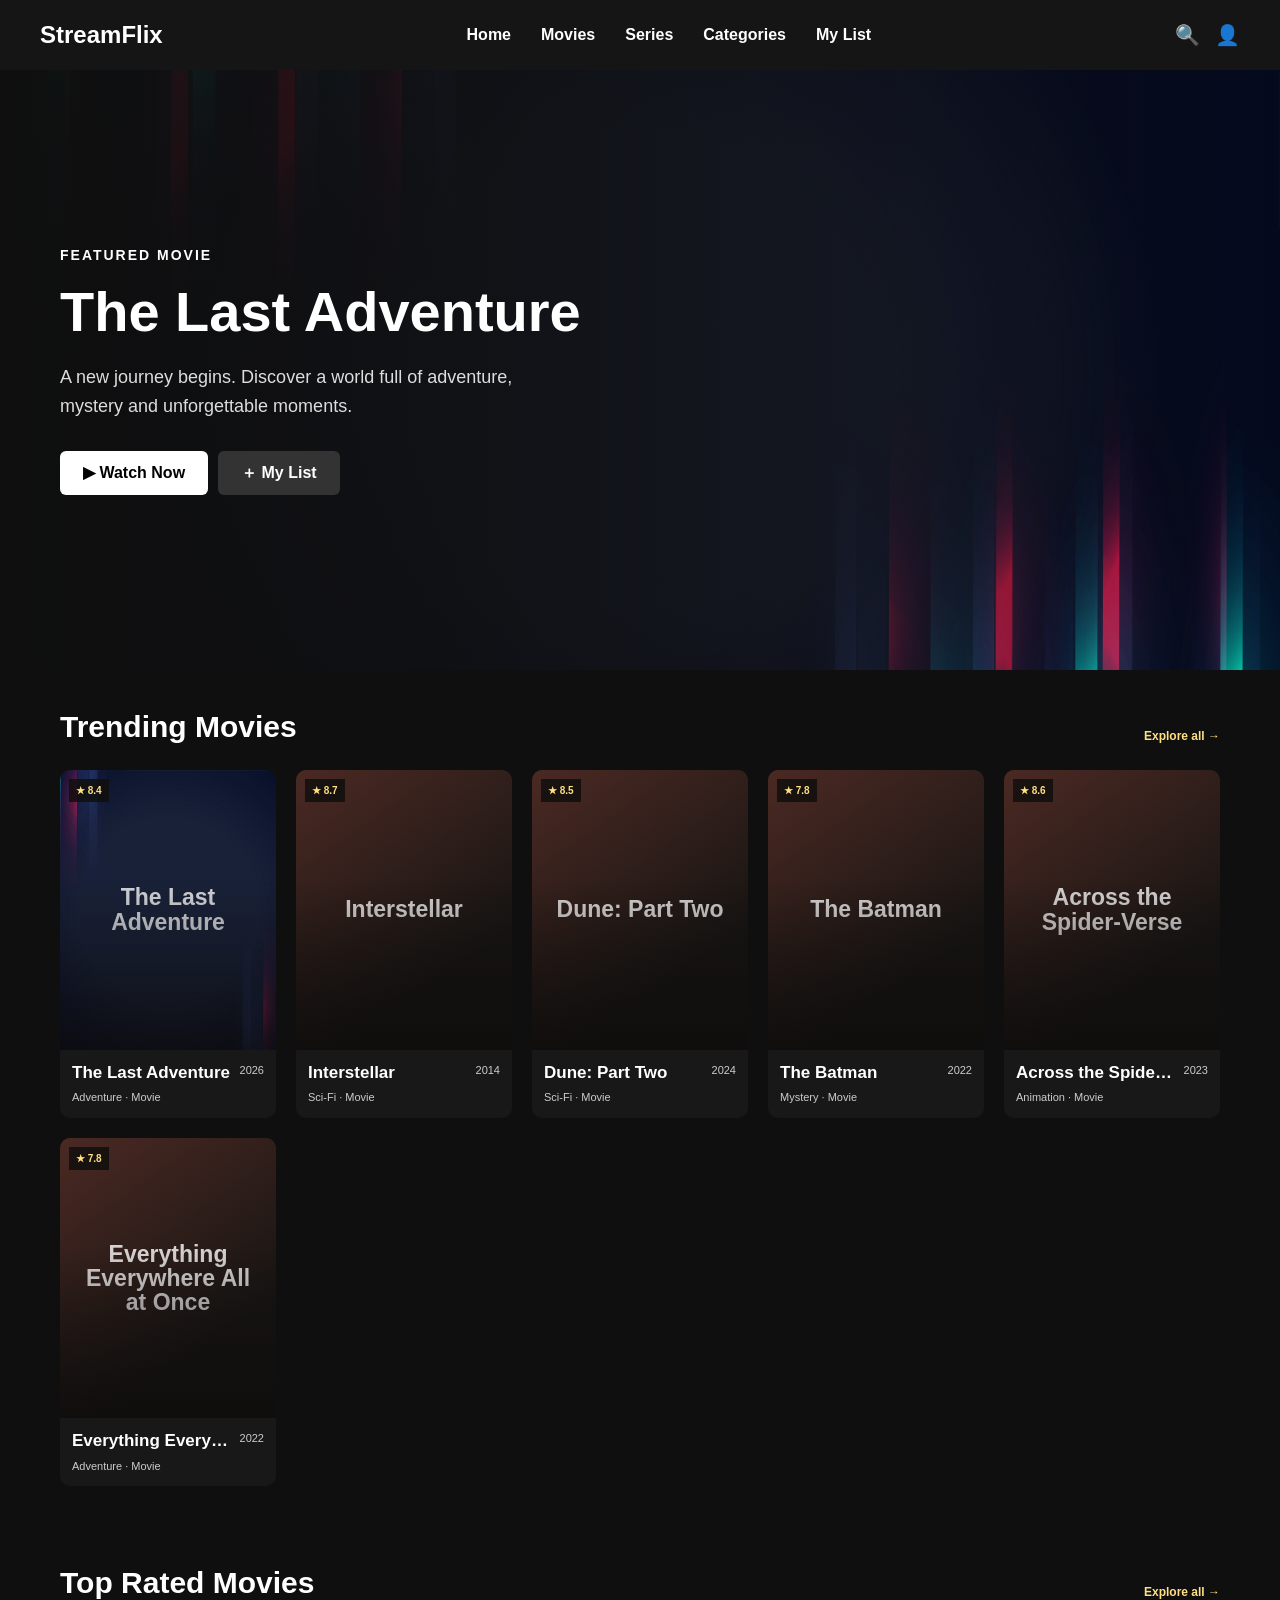
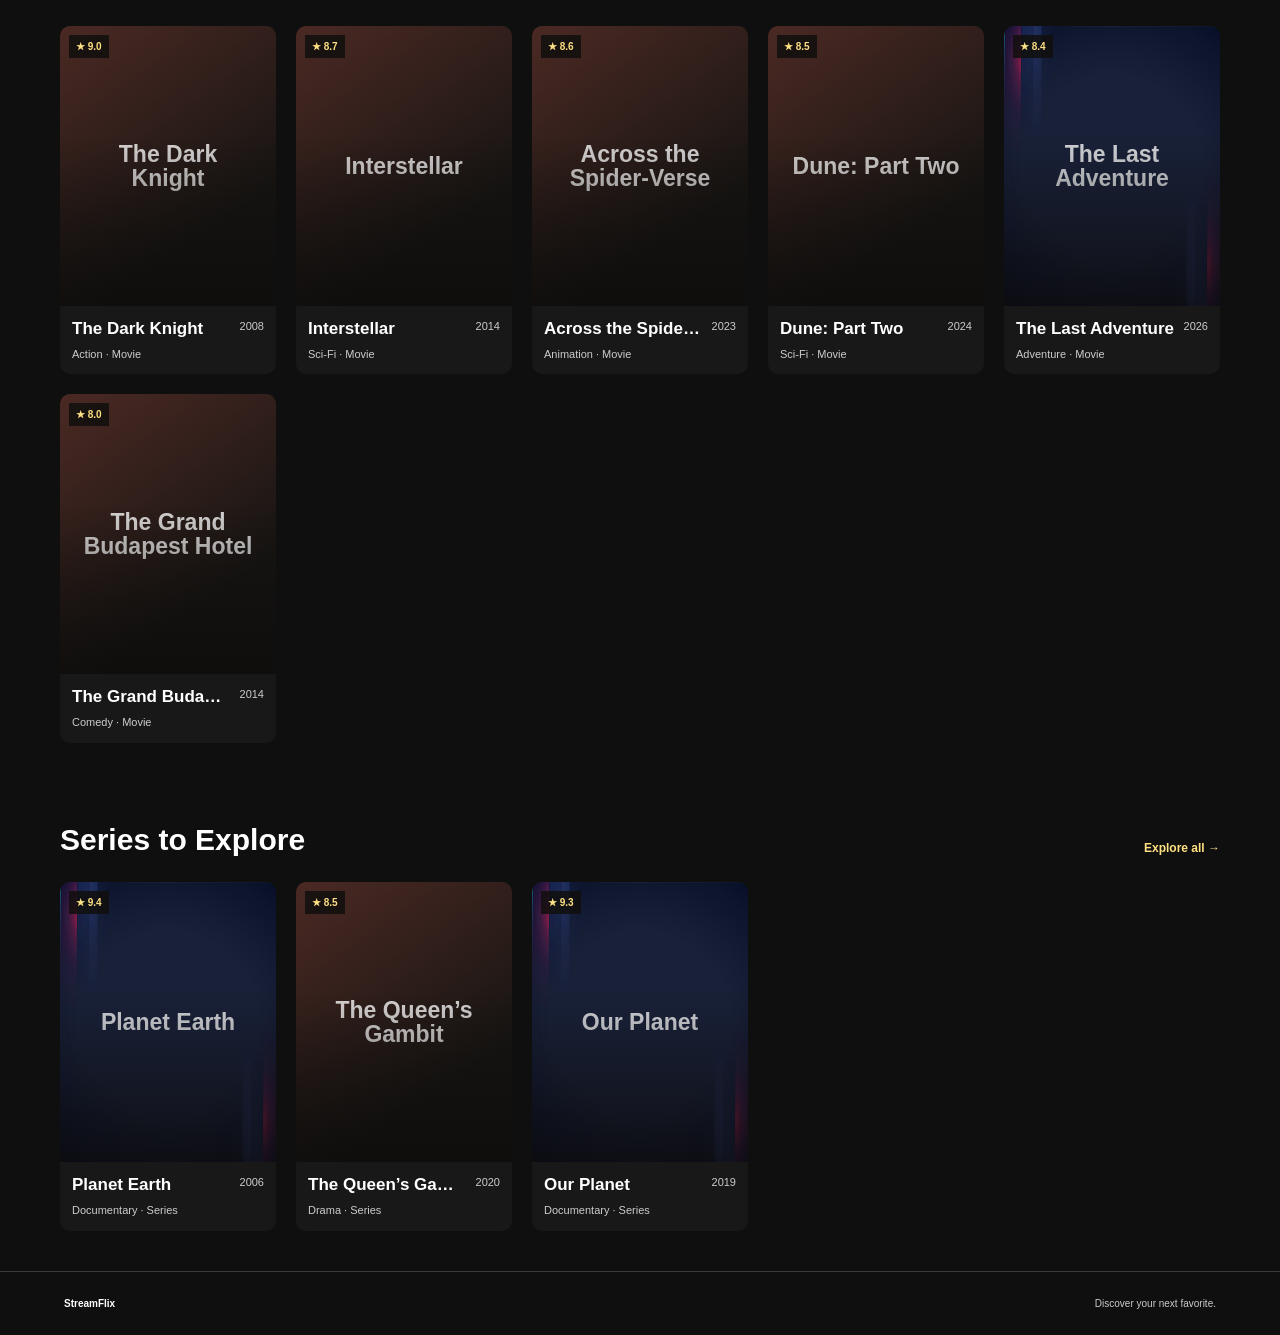
<file: frontend/index.html>
<!doctype html>
<html lang="en">
  <head>
    <meta charset="UTF-8" />
    <meta name="viewport" content="width=device-width, initial-scale=1.0" />
    <meta name="theme-color" content="#11100f" />
    <meta name="description" content="Browse films, discover your next watch, and keep a personal watchlist with StreamFlix." />
    <link rel="icon" type="image/png" href="./public/favicon.png" />
    <link rel="stylesheet" href="./styles.css" />
    <title>StreamFlix</title>
  </head>
  <body>
    <div id="site-header"></div>
    <main id="app" data-page="home"></main>
    <div id="toast" class="toast" role="status" aria-live="polite"></div>
    <script src="./tmdb.js" defer></script>
    <script src="./app.js" defer></script>
  </body>
</html>
</file>
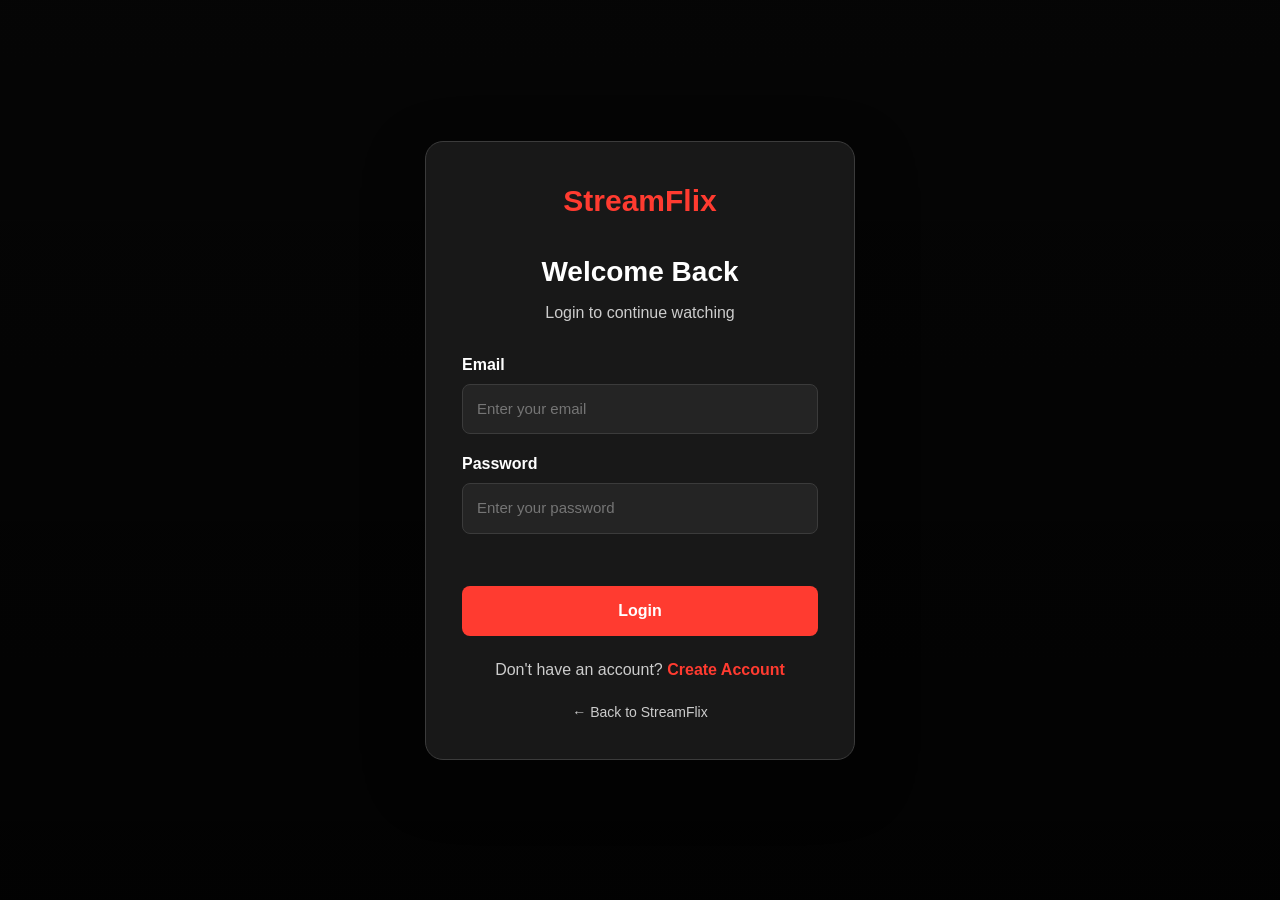
<file: frontend/login.html>
<!DOCTYPE html>
<html lang="en">
<head>
    <meta charset="UTF-8">
    <meta name="viewport" content="width=device-width, initial-scale=1.0">
    <title>Login - StreamFlix</title>
    <link rel="icon" type="image/png" href="./public/favicon.png">
    <link rel="stylesheet" href="./styles.css">
</head>

<body class="auth-page">

    <main class="auth-container">
        <div class="auth-card">

            <a href="./index.html" class="auth-logo">StreamFlix</a>

            <h1>Welcome Back</h1>
            <p class="auth-subtitle">Login to continue watching</p>

            <form id="login-form">

                <div class="auth-field">
                    <label for="login-email">Email</label>
                    <input
                        type="email"
                        id="login-email"
                        placeholder="Enter your email"
                        required
                    >
                </div>

                <div class="auth-field">
                    <label for="login-password">Password</label>
                    <input
                        type="password"
                        id="login-password"
                        placeholder="Enter your password"
                        required
                    >
                </div>

                <p id="login-message" class="auth-message"></p>

                <button type="submit" class="auth-button">
                    Login
                </button>

            </form>

            <p class="auth-switch">
                Don't have an account?
                <a href="./signup.html">Create Account</a>
            </p>

            <a href="./index.html" class="auth-back">
                &larr; Back to StreamFlix
            </a>

        </div>
    </main>

    <script src="./auth.js" defer></script>
</body>
</html>
</file>
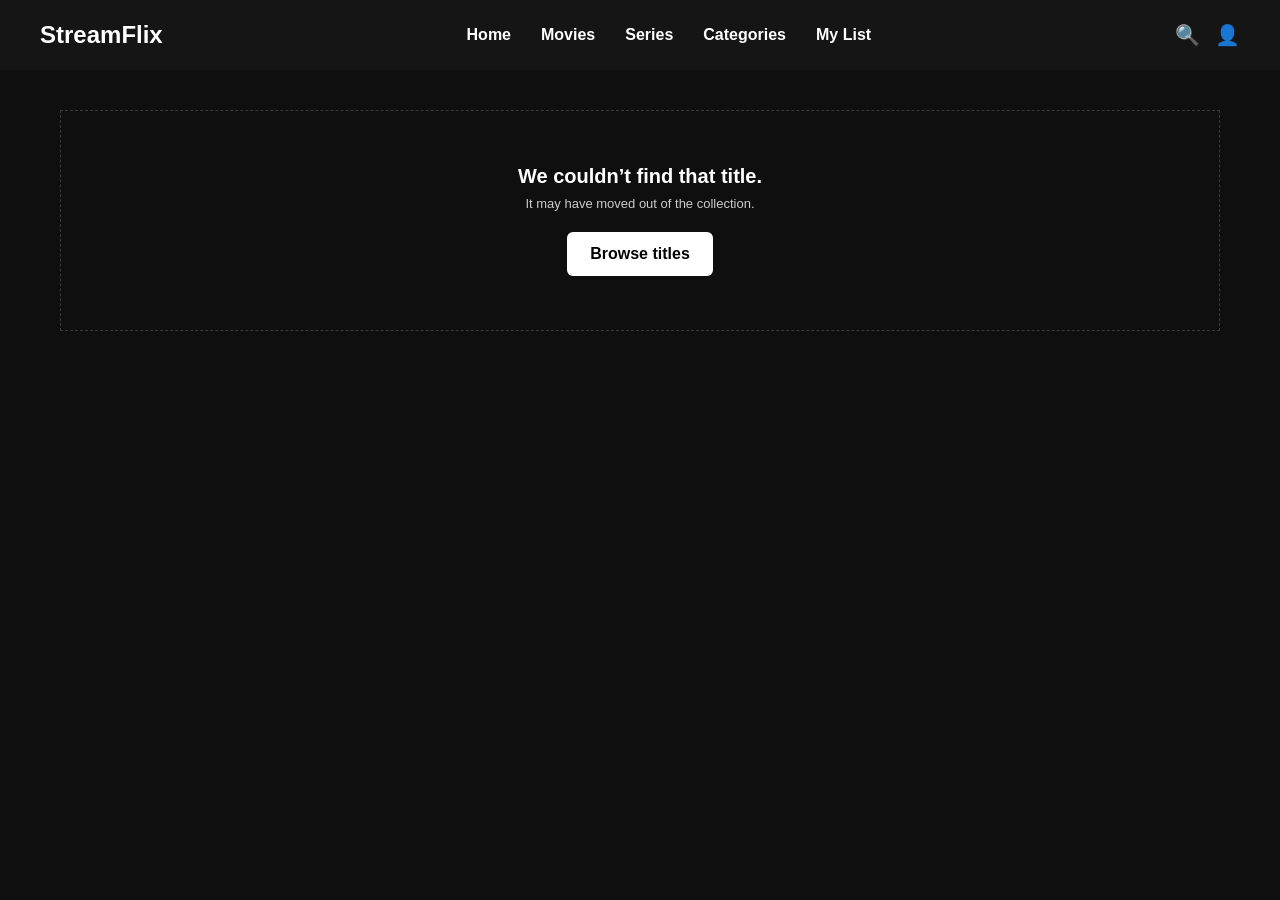
<file: frontend/movie.html>
﻿<!doctype html>
<html lang="en">
  <head>
    <meta charset="UTF-8" />
    <meta name="viewport" content="width=device-width, initial-scale=1.0" />
    <meta name="theme-color" content="#11100f" />
    <meta name="description" content="Explore the story, rating, and details for a title on StreamFlix." />
    <link rel="icon" type="image/png" href="./public/favicon.png" />
    <link rel="stylesheet" href="./styles.css" />
    <title>Title details | StreamFlix</title>
  </head>
  <body>
    <div id="site-header"></div>
    <main id="app" data-page="details"></main>
    <div id="toast" class="toast" role="status" aria-live="polite"></div>
    <dialog class="player-dialog" id="player-dialog" aria-label="Sample movie player">
      <div class="player-shell" role="presentation">
        <button class="dialog-close" type="button" data-action="close-player" aria-label="Close player">
          <span aria-hidden="true">×</span>
        </button>
        <video id="movie-player" preload="metadata" playsinline src="./public/sample.mp4">
          Your browser does not support video playback.
        </video>
        <div class="player-overlay">
          <div class="player-bottom-controls">
            <div class="player-progress" aria-hidden="true">
              <span class="player-progress-meter"></span>
            </div>
            <div class="player-control-row">
              <div class="player-left-controls">
                <button class="player-icon-button player-toggle" type="button" data-action="toggle-play" aria-label="Play video">▶</button>
                <button class="player-icon-button skip-button" type="button" data-action="seek-by" data-seconds="-10" aria-label="Go back 10 seconds" title="Back 10 seconds">
                  <span aria-hidden="true">↶</span><span class="skip-label">10</span>
                </button>
                <button class="player-icon-button skip-button" type="button" data-action="seek-by" data-seconds="10" aria-label="Go forward 10 seconds" title="Forward 10 seconds">
                  <span aria-hidden="true">↷</span><span class="skip-label">10</span>
                </button>
                <button class="player-icon-button player-volume" type="button" data-action="toggle-mute" aria-label="Mute video">🔊</button>
                <div class="player-time" id="movie-player-time">00:00:00 / 00:00:00</div>
              </div>
              <div class="player-title-row" aria-live="polite">
                <span class="player-show">Movie Title</span>
              </div>
              <div class="player-right-controls" aria-label="Video settings">
                <button class="player-utility" type="button" data-action="captions" aria-label="Open captions" aria-expanded="false" aria-controls="player-captions-menu">▤</button>
                <button class="player-utility" type="button" data-action="toggle-settings" aria-label="Open player settings" aria-expanded="false" aria-controls="player-settings-menu">⚙</button>
                <button class="player-utility" type="button" data-action="toggle-fullscreen" aria-label="Enter fullscreen">⤢</button>
              </div>
            </div>
          </div>
          <div class="player-settings-menu" id="player-settings-menu" aria-label="Player settings" hidden>
            <p>Playback speed</p>
            <div class="player-speed-options">
              <button type="button" data-action="set-playback-speed" data-speed="1" aria-pressed="true">1×</button>
              <button type="button" data-action="set-playback-speed" data-speed="1.25" aria-pressed="false">1.25×</button>
              <button type="button" data-action="set-playback-speed" data-speed="1.5" aria-pressed="false">1.5×</button>
              <button type="button" data-action="set-playback-speed" data-speed="1.75" aria-pressed="false">1.75×</button>
              <button type="button" data-action="set-playback-speed" data-speed="2" aria-pressed="false">2×</button>
            </div>
          </div>
          <div class="player-captions-menu" id="player-captions-menu" aria-label="Caption settings" hidden>
            <p>Subtitles and captions</p>
            <div class="player-caption-options"></div>
            <span class="player-caption-empty" hidden>No captions are available for this video.</span>
          </div>
        </div>
      </div>
    </dialog>
    <dialog class="player-dialog" id="trailer-dialog" aria-label="Movie trailer">
      <button class="dialog-close" type="button" data-action="close-trailer" aria-label="Close trailer">Close</button>
      <iframe id="trailer-frame" title="Movie trailer" allow="accelerometer; autoplay; clipboard-write; encrypted-media; gyroscope; picture-in-picture; web-share" referrerpolicy="strict-origin-when-cross-origin" allowfullscreen></iframe>
    </dialog>
      <script src="./tmdb.js" defer></script>
      <script src="./app.js" defer></script>
  </body>
</html>
</file>
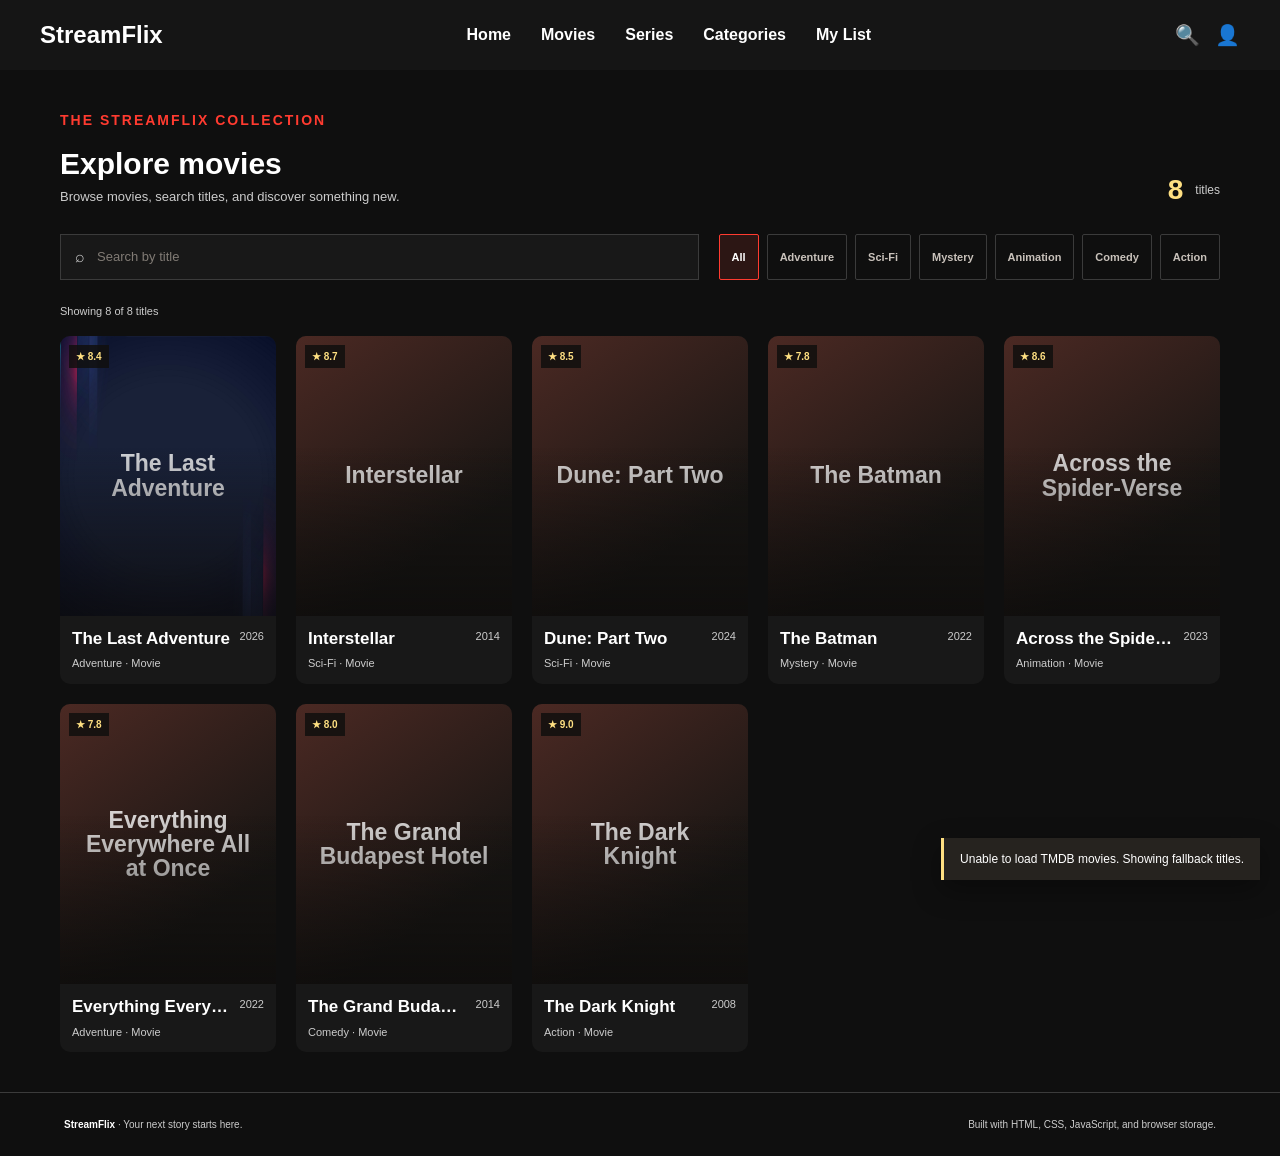
<file: frontend/movies.html>
﻿<!doctype html>
<html lang="en">
  <head>
    <meta charset="UTF-8" />
    <meta name="viewport" content="width=device-width, initial-scale=1.0" />
    <meta name="theme-color" content="#11100f" />
    <meta name="description" content="Browse and search the StreamFlix movie collection." />
    <link rel="icon" type="image/png" href="./public/favicon.png" />
    <link rel="stylesheet" href="./styles.css" />
    <title>Movies | StreamFlix</title>
  </head>
  <body>
    <div id="site-header"></div>
    <main id="app" data-page="movies"></main>
    <div id="toast" class="toast" role="status" aria-live="polite"></div>
    <script src="./tmdb.js" defer></script>
    <script src="./app.js" defer></script>
  </body>
</html>
</file>
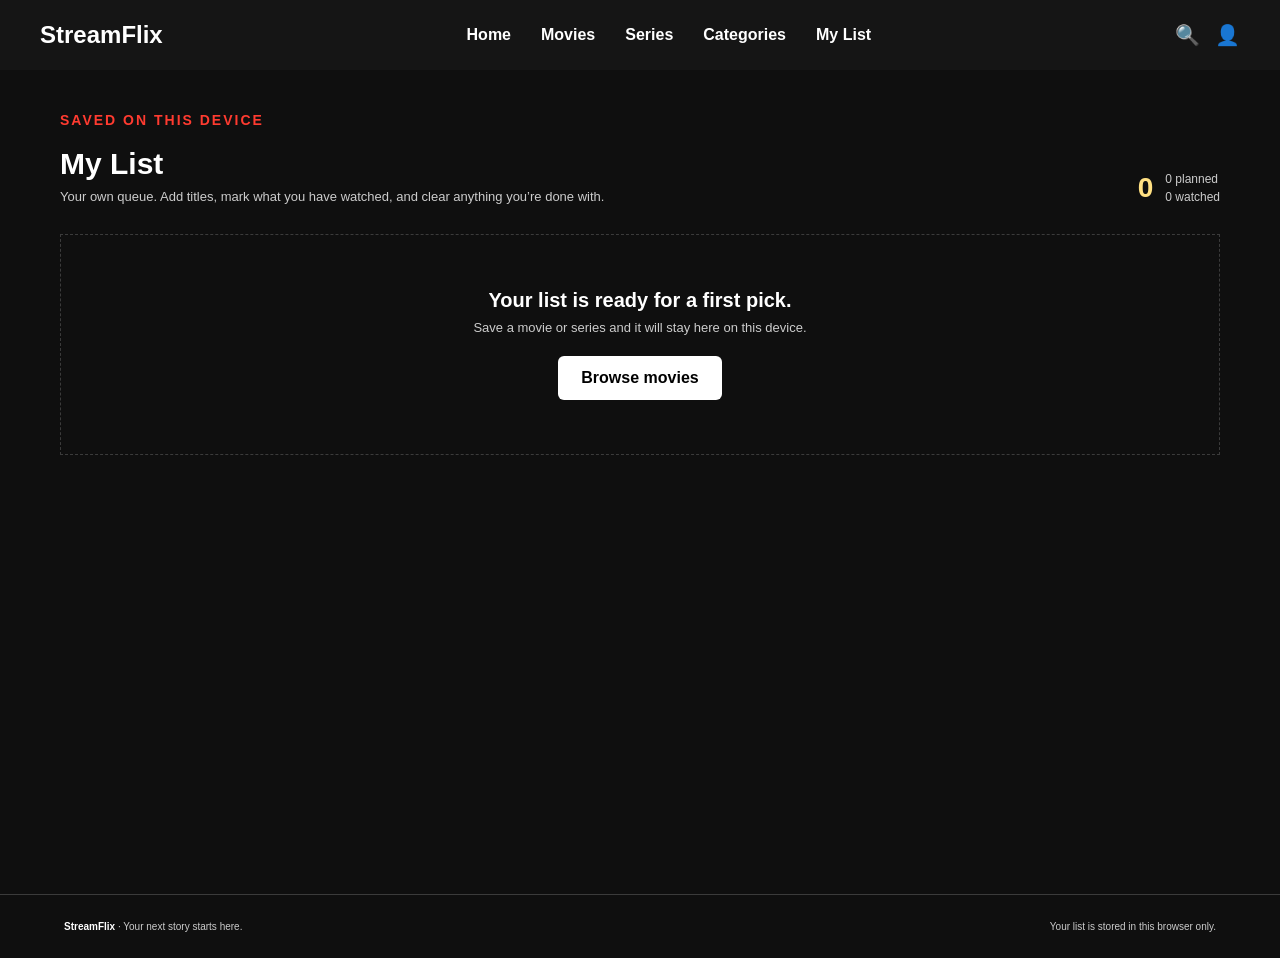
<file: frontend/my-list.html>
﻿<!doctype html>
<html lang="en">
  <head>
    <meta charset="UTF-8" />
    <meta name="viewport" content="width=device-width, initial-scale=1.0" />
    <meta name="theme-color" content="#11100f" />
    <meta name="description" content="Manage your personal StreamFlix watchlist." />
    <link rel="icon" type="image/png" href="./public/favicon.png" />
    <link rel="stylesheet" href="./styles.css" />
    <title>My List | StreamFlix</title>
  </head>
  <body>
    <div id="site-header"></div>
    <main id="app" data-page="my-list"></main>
    <div id="toast" class="toast" role="status" aria-live="polite"></div>
    <script src="./tmdb.js" defer></script>
    <script src="./app.js" defer></script>
  </body>
</html>
</file>
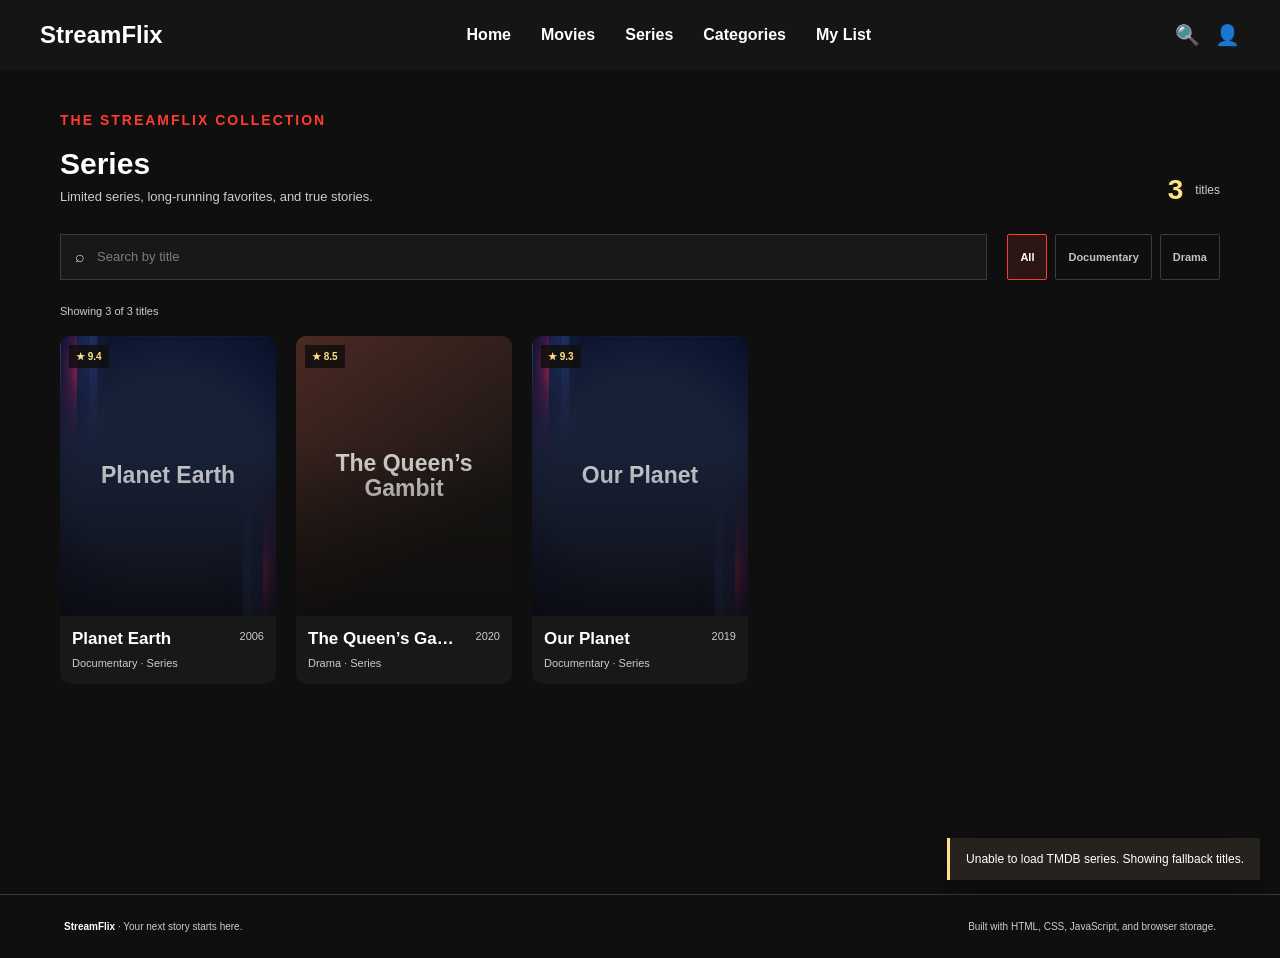
<file: frontend/series.html>
﻿<!doctype html>
<html lang="en">
  <head>
    <meta charset="UTF-8" />
    <meta name="viewport" content="width=device-width, initial-scale=1.0" />
    <meta name="theme-color" content="#11100f" />
    <meta name="description" content="Find your next series to watch on StreamFlix." />
    <link rel="icon" type="image/png" href="./public/favicon.png" />
    <link rel="stylesheet" href="./styles.css" />
    <title>Series | StreamFlix</title>
  </head>
  <body>
    <div id="site-header"></div>
    <main id="app" data-page="series"></main>
    <div id="toast" class="toast" role="status" aria-live="polite"></div>
    <script src="./tmdb.js" defer></script>
    <script src="./app.js" defer></script>
  </body>
</html>
</file>
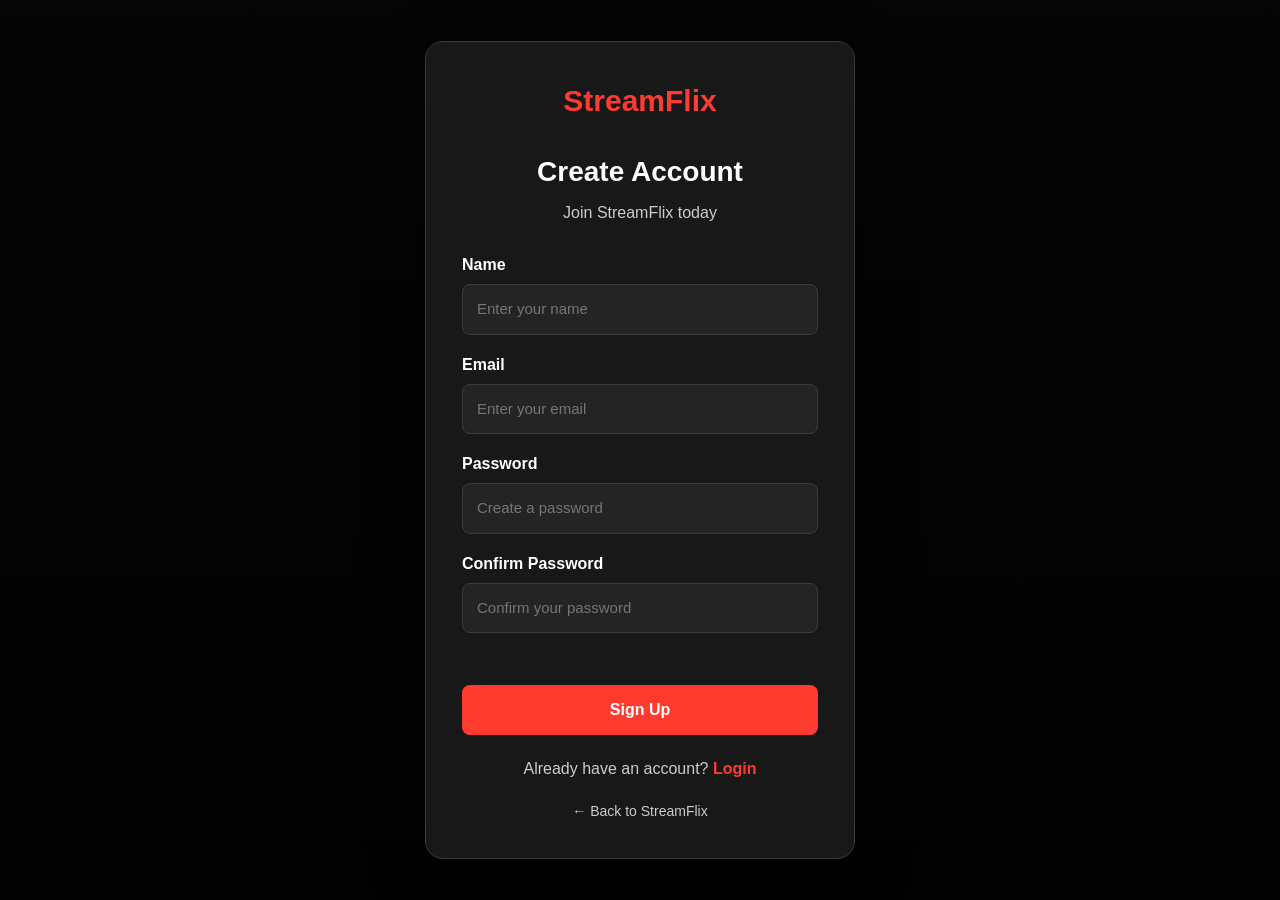
<file: frontend/signup.html>
<!DOCTYPE html>
<html lang="en">
<head>
    <meta charset="UTF-8">
    <meta name="viewport" content="width=device-width, initial-scale=1.0">
    <title>Sign Up - StreamFlix</title>
    <link rel="icon" type="image/png" href="./public/favicon.png">
    <link rel="stylesheet" href="./styles.css">
</head>

<body class="auth-page">

    <main class="auth-container">
        <div class="auth-card">

            <a href="./index.html" class="auth-logo">StreamFlix</a>

            <h1>Create Account</h1>
            <p class="auth-subtitle">Join StreamFlix today</p>

            <form id="signup-form">

                <div class="auth-field">
                    <label for="signup-name">Name</label>
                    <input
                        type="text"
                        id="signup-name"
                        placeholder="Enter your name"
                        required
                    >
                </div>

                <div class="auth-field">
                    <label for="signup-email">Email</label>
                    <input
                        type="email"
                        id="signup-email"
                        placeholder="Enter your email"
                        required
                    >
                </div>

                <div class="auth-field">
                    <label for="signup-password">Password</label>
                    <input
                        type="password"
                        id="signup-password"
                        placeholder="Create a password"
                        minlength="6"
                        required
                    >
                </div>

                <div class="auth-field">
                    <label for="signup-confirm-password">Confirm Password</label>
                    <input
                        type="password"
                        id="signup-confirm-password"
                        placeholder="Confirm your password"
                        minlength="6"
                        required
                    >
                </div>

                <p id="signup-message" class="auth-message"></p>

                <button type="submit" class="auth-button">
                    Sign Up
                </button>

            </form>

            <p class="auth-switch">
                Already have an account?
                <a href="./login.html">Login</a>
            </p>

            <a href="./index.html" class="auth-back">
                &larr; Back to StreamFlix
            </a>

        </div>
    </main>

    <script src="./auth.js" defer></script>
</body>
</html>
</file>
<file: frontend/styles.css>
:root {
  color-scheme: dark;
  --ink: #0f0f0f;
  --surface: #181818;
  --surface-raised: #242424;
  --paper: #fff;
  --muted: #ccc;
  --line: #3b3b3b;
  --accent: #ff3b30;
  --accent-hover: #ff6258;
  --green: #ffe082;
  --display: Arial, sans-serif;
  --body: Arial, sans-serif;
}

* { box-sizing: border-box; }

html { min-width: 320px; scroll-behavior: smooth; }

body {
  margin: 0;
  background: var(--ink);
  color: var(--paper);
  font-family: var(--body);
  line-height: 1.5;
}

button, input, select { font: inherit; }
button, a, select { -webkit-tap-highlight-color: transparent; }
a { color: inherit; text-decoration: none; }
button { color: inherit; }
img { display: block; max-width: 100%; }

.site-header {
  position: relative;
  z-index: 5;
  display: flex;
  min-height: 70px;
  align-items: center;
  justify-content: space-between;
  gap: 28px;
  padding: 0 40px;
  background: #151515;
}

.brand {
  flex: 0 0 auto;
  color: var(--paper);
  font: 700 24px/1 var(--display);
}

.brand span { color: inherit; }

.nav-links {
  display: flex;
  align-items: center;
  gap: 30px;
  color: white;
  font-size: 16px;
  font-weight: 600;
}

.nav-links a { transition: color .18s ease; }
.nav-links a:hover, .nav-links a[aria-current="page"] { color: white; }

.nav-search {
  color: white;
  font-size: 20px;
  cursor: pointer;
}

.nav-search:hover { color: var(--accent); }
.nav-actions { display: flex; align-items: center; gap: 15px; }
.profile-button { border: 0; background: none; color: white; font-size: 20px; cursor: pointer; }

.hero {
  position: relative;
  display: flex;
  min-height: 600px;
  align-items: center;
  overflow: hidden;
  padding: 60px;
  background-color: #151515;
  background-image: linear-gradient(to right, #0f0f0f 0%, rgba(15,15,15,.85) 35%, rgba(15,15,15,.25) 100%), url('./src/assets/hero-background.jpg');
  background-position: center, center;
  background-size: cover;
  isolation: isolate;
  animation: arrive .65s ease both;
}

.hero::after {
  position: absolute;
  z-index: -1;
  inset: 0;
  display: none;
  content: '';
  pointer-events: none;
}

.hero-copy { width: min(550px, 100%); }
.eyebrow { margin: 0 0 16px; color: var(--accent); font-size: 14px; font-weight: 700; letter-spacing: 2px; text-transform: uppercase; }
.hero .eyebrow { margin-bottom: 15px; color: white; }
.hero h1 { max-width: 550px; margin: 0; font: 700 56px/1.1 var(--display); letter-spacing: 0; }
.hero-description { max-width: 460px; margin: 20px 0 30px; color: #ddd; font-size: 18px; line-height: 1.6; }
.hero-meta { display: flex; flex-wrap: wrap; gap: 10px 18px; color: #d7d1cb; font-size: 12px; }
.hero-meta strong { color: var(--green); }
.hero-actions, .detail-actions { display: flex; flex-wrap: wrap; gap: 10px; margin-top: 28px; }

.button {
  display: inline-flex;
  min-height: 44px;
  align-items: center;
  justify-content: center;
  gap: 9px;
  padding: 0 22px;
  border: 1px solid transparent;
  border-radius: 6px;
  background: white;
  color: black;
  cursor: pointer;
  font-size: 16px;
  font-weight: 700;
  transition: transform .16s ease, background .16s ease, border-color .16s ease;
}

.button:hover { opacity: .85; }
.button-primary { background: white; color: black; }
.button-quiet { border-color: transparent; background: #333; color: white; }
.button-quiet:hover { border-color: transparent; background: #4a4a4a; }
.button-small { min-height: 35px; padding: 0 11px; font-size: 11px; }
.button-danger { border-color: #70433c; background: transparent; color: #ff9a89; }
.button-danger:hover { background: rgba(250,78,57,.12); }

.content-section, .page-content { padding: 40px 60px; }
.content-section { padding-top: 40px; }
.section-heading { display: flex; align-items: end; justify-content: space-between; gap: 18px; margin-bottom: 25px; }
.section-heading h2, .page-title { margin: 0; font: 600 30px/1.15 var(--display); }
.section-heading p, .page-lede { margin: 5px 0 0; color: var(--muted); font-size: 13px; }
.section-heading p { display: none; }
.text-link { color: var(--green); font-size: 12px; font-weight: 700; }
.text-link:hover { color: white; }

.movie-grid { display: grid; grid-template-columns: repeat(5, minmax(0, 1fr)); gap: 20px; }
.movie-card { min-width: 0; overflow: hidden; border-radius: 10px; background: #181818; animation: arrive .42s ease both; }
.poster-link { position: relative; display: block; overflow: hidden; height: 280px; background: linear-gradient(145deg, #4b2923, #171513 72%); }
.poster-link::after { position: absolute; inset: 40% 0 0; background: linear-gradient(0deg, rgba(13,12,11,.75), transparent); content: ''; }
.poster-link img { width: 100%; height: 100%; object-fit: cover; transition: transform .35s ease, opacity .25s ease; }
.poster-link:hover img { transform: scale(1.05); }
.poster-fallback { position: absolute; inset: 0; display: grid; place-items: center; padding: 22px; color: rgba(255,255,255,.8); font: 700 23px/1.05 var(--display); text-align: center; }
.card-rating { position: absolute; z-index: 1; top: 9px; left: 9px; padding: 4px 7px; background: rgba(17,16,15,.86); color: var(--green); font-size: 10px; font-weight: 700; }
.card-copy { padding: 12px; }
.card-title-row { display: flex; align-items: start; justify-content: space-between; gap: 8px; }
.card-title { overflow: hidden; margin: 0; font: 600 17px/1.35 var(--display); text-overflow: ellipsis; white-space: nowrap; }
.card-year { flex: 0 0 auto; color: var(--muted); font-size: 11px; }
.card-subtitle { margin: 5px 0 0; color: var(--muted); font-size: 11px; }
.card-add { margin-top: 10px; }

.page-content { min-height: calc(100vh - 76px); animation: arrive .4s ease both; }
.page-heading { display: flex; align-items: end; justify-content: space-between; gap: 20px; margin-bottom: 28px; }
.page-heading-copy { max-width: 620px; }
.catalog-tools { display: grid; grid-template-columns: minmax(220px, 1fr) auto; gap: 20px; margin-bottom: 23px; }
.search-field { display: flex; min-height: 46px; align-items: center; gap: 10px; padding: 0 14px; border: 1px solid var(--line); background: var(--surface); }
.search-field:focus-within { border-color: var(--green); }
.search-field span { color: var(--muted); font-size: 16px; }
.search-field input { width: 100%; border: 0; outline: 0; background: transparent; color: var(--paper); font-size: 13px; }
.search-field input::placeholder { color: #817b75; }
.filter-list { display: flex; flex-wrap: wrap; gap: 8px; }
.filter-button { min-height: 34px; padding: 0 12px; border: 1px solid var(--line); border-radius: 2px; background: transparent; color: #c9c2bb; cursor: pointer; font-size: 11px; font-weight: 600; }
.filter-button:hover, .filter-button[aria-pressed="true"] { border-color: var(--accent); background: rgba(250,78,57,.12); color: white; }
.catalog-count { margin: 0 0 16px; color: var(--muted); font-size: 11px; }
.empty-state { grid-column: 1 / -1; padding: 54px 20px; border: 1px dashed var(--line); color: var(--muted); text-align: center; }
.empty-state h2 { margin: 0 0 6px; color: var(--paper); font: 600 20px var(--display); }
.empty-state p { margin: 0 0 18px; font-size: 13px; }

.details-hero { position: relative; min-height: 610px; overflow: hidden; background: #211d19; background-position: center; background-size: cover; }
.details-hero::before { position: absolute; inset: 0; background: linear-gradient(90deg, rgba(17,16,15,.97) 0%, rgba(17,16,15,.84) 48%, rgba(17,16,15,.3) 100%), linear-gradient(0deg, #11100f 0%, transparent 48%); content: ''; }
.details-inner { position: relative; display: grid; min-height: 610px; grid-template-columns: minmax(160px, 260px) minmax(0, 640px); align-items: center; gap: clamp(25px, 6vw, 76px); padding: 52px clamp(20px, 9vw, 140px); }
.detail-poster { width: 100%; box-shadow: 14px 20px 46px rgba(0,0,0,.45); }
.detail-copy h1 { margin: 0; font: 700 clamp(38px, 6vw, 66px)/1.02 var(--display); }
.detail-facts { display: flex; flex-wrap: wrap; gap: 9px 18px; margin-top: 15px; color: #d0c9c2; font-size: 12px; }
.detail-facts strong { color: var(--green); }
.genre-tags { display: flex; flex-wrap: wrap; gap: 7px; margin-top: 18px; }
.genre-tags span { padding: 5px 9px; border: 1px solid #514b46; color: #ddd6cf; font-size: 10px; }
.detail-description { max-width: 580px; margin: 20px 0 0; color: #d0c9c2; font-size: 14px; line-height: 1.8; }
.detail-note { margin: 14px 0 0; color: var(--muted); font-size: 11px; }
.back-link { display: inline-block; margin-bottom: 19px; color: #d1c9c0; font-size: 12px; }
.back-link:hover { color: white; }

.saved-list { display: grid; gap: 12px; }
.saved-item { display: grid; grid-template-columns: 74px minmax(0, 1fr) auto; align-items: center; gap: 17px; padding: 12px; border: 1px solid var(--line); background: var(--surface); }
.saved-poster { width: 74px; aspect-ratio: 2 / 3; object-fit: cover; background: var(--surface-raised); }
.saved-title { margin: 0; font: 600 17px var(--display); }
.saved-meta { margin: 5px 0 0; color: var(--muted); font-size: 11px; }
.saved-actions { display: flex; align-items: center; justify-content: end; gap: 9px; }
.status-select { min-height: 35px; padding: 0 25px 0 9px; border: 1px solid var(--line); border-radius: 2px; background: var(--ink); color: var(--paper); font-size: 11px; }
.list-summary { display: flex; align-items: center; gap: 12px; color: var(--muted); font-size: 12px; }
.summary-number { color: var(--green); font: 600 28px var(--display); }
.sr-only { position: absolute; width: 1px; height: 1px; overflow: hidden; clip: rect(0, 0, 0, 0); white-space: nowrap; clip-path: inset(50%); }

.site-footer { display: flex; justify-content: space-between; gap: 20px; padding: 24px clamp(20px, 5vw, 76px); border-top: 1px solid var(--line); color: var(--muted); font-size: 10px; }
.site-footer strong { color: var(--paper); font-family: var(--display); }
.toast { position: fixed; z-index: 20; right: 20px; bottom: 20px; max-width: min(360px, calc(100vw - 40px)); padding: 12px 16px; border-left: 3px solid var(--green); background: #26231f; box-shadow: 0 10px 28px rgba(0,0,0,.35); color: var(--paper); font-size: 12px; opacity: 0; pointer-events: none; transform: translateY(8px); transition: opacity .2s ease, transform .2s ease; }
.toast.is-visible { opacity: 1; transform: translateY(0); }
.player-dialog {
  width: min(100vw - 18px, 1420px);
  max-width: none;
  height: min(94vh, 860px);
  max-height: 94vh;
  margin: auto;
  padding: 0;
  border: 0;
  background: #000;
  overflow: hidden;
  border-radius: 10px;
}
.player-dialog::backdrop { background: rgba(0, 0, 0, .92); }
.player-dialog iframe { display: block; width: 100%; aspect-ratio: 16 / 9; border: 0; background: #000; }
.player-dialog video {
  display: block;
  width: 100%;
  height: 100%;
  object-fit: cover;
  background: #000;
}
.player-shell {
  position: relative;
  display: flex;
  width: 100%;
  height: 100%;
  background: #000;
}
.player-shell:fullscreen {
  width: 100vw;
  height: 100vh;
  border-radius: 0;
}
.player-overlay {
  position: absolute;
  inset: 0;
  display: flex;
  flex-direction: column;
  justify-content: flex-end;
  background: linear-gradient(180deg, rgba(0,0,0,.12), transparent 30%, rgba(0,0,0,.52) 100%);
  pointer-events: none;
}
.player-bottom-controls { pointer-events: auto; }
.player-progress {
  position: relative;
  width: calc(100% - 80px);
  height: 7px;
  margin: 0 auto 22px;
  overflow: hidden;
  background: rgba(255,255,255,.45);
}
.player-progress-meter {
  position: absolute;
  inset: 0 auto 0 0;
  width: 0%;
  background: #f01924;
}
.player-control-row {
  display: grid;
  grid-template-columns: minmax(0, 1fr) auto minmax(0, 1fr);
  align-items: center;
  gap: 16px;
  min-height: 48px;
  padding: 0 20px 12px;
  pointer-events: auto;
}
.player-left-controls,
.player-right-controls {
  display: flex;
  align-items: center;
  gap: clamp(8px, 1.3vw, 18px);
  min-width: 0;
}
.player-right-controls { justify-content: flex-end; }
.player-time {
  min-width: 0;
  margin-left: 2px;
  color: rgba(255,255,255,.88);
  font-size: 10px;
  font-weight: 500;
  white-space: nowrap;
}
.player-icon-button,
.player-utility,
.skip-button {
  display: inline-flex;
  align-items: center;
  justify-content: center;
  border: 0;
  border-radius: 999px;
  background: transparent;
  color: #fff;
  cursor: pointer;
  font: inherit;
  transition: color .18s ease, transform .18s ease;
}
.player-toggle { width: 28px; height: 32px; font-size: 17px; }
.player-icon-button { flex: 0 0 auto; width: 32px; height: 34px; font-size: 20px; }
.player-volume { filter: grayscale(1); }
.skip-button { position: relative; gap: 0; font-size: 18px; }
.skip-button .skip-label { position: absolute; font-size: 9px; font-weight: 700; }
.player-utility { min-width: 32px; min-height: 34px; padding: 0 4px; border-radius: 3px; color: rgba(255,255,255,.95); font-size: 18px; }
.player-icon-button:hover,
.player-utility:hover,
.dialog-close:hover { color: #f01924; transform: scale(1.08); }
.player-title-row {
  display: flex;
  align-items: center;
  justify-content: center;
  min-width: 0;
  overflow: hidden;
  color: #fff;
  font-size: 13px;
  text-align: center;
  text-overflow: ellipsis;
  white-space: nowrap;
  pointer-events: none;
}
.player-title-row .player-show { overflow: hidden; color: #fff; font-weight: 700; text-overflow: ellipsis; }
.player-settings-menu,
.player-captions-menu {
  position: absolute;
  right: 68px;
  bottom: 72px;
  z-index: 3;
  width: min(240px, calc(100% - 32px));
  padding: 14px;
  border: 1px solid rgba(255,255,255,.16);
  border-radius: 8px;
  background: rgba(18,18,18,.96);
  box-shadow: 0 10px 32px rgba(0,0,0,.45);
  color: #fff;
  pointer-events: auto;
}
.player-captions-menu { right: 112px; width: min(260px, calc(100% - 32px)); }
.player-settings-menu[hidden],
.player-captions-menu[hidden] { display: none; }
.player-settings-menu p,
.player-captions-menu p { margin: 0 0 10px; color: rgba(255,255,255,.68); font-size: 11px; font-weight: 600; letter-spacing: .04em; text-transform: uppercase; }
.player-speed-options { display: grid; grid-template-columns: repeat(3, minmax(0, 1fr)); gap: 6px; }
.player-speed-options button,
.player-caption-options button {
  min-height: 34px;
  border: 1px solid rgba(255,255,255,.12);
  border-radius: 4px;
  background: rgba(255,255,255,.06);
  color: #fff;
  cursor: pointer;
  font: inherit;
  font-size: 12px;
}
.player-speed-options button:hover,
.player-speed-options button[aria-pressed="true"],
.player-caption-options button:hover,
.player-caption-options button[aria-pressed="true"] { border-color: #f01924; background: rgba(240,25,36,.18); }
.player-caption-options { display: grid; gap: 6px; }
.player-caption-options button { padding: 0 10px; text-align: left; }
.player-caption-empty { display: block; color: rgba(255,255,255,.72); font-size: 12px; line-height: 1.5; }
.player-caption-empty[hidden] { display: none; }
.player-dialog:focus { outline: 2px solid var(--accent); outline-offset: 3px; }
.dialog-close {
  position: absolute;
  top: 14px;
  right: 14px;
  z-index: 2;
  display: inline-flex;
  align-items: center;
  justify-content: center;
  width: 34px;
  height: 34px;
  border: 1px solid rgba(255,255,255,.18);
  border-radius: 999px;
  background: rgba(0,0,0,.45);
  color: white;
  cursor: pointer;
  font-size: 28px;
  line-height: 1;
  pointer-events: auto;
}
button:focus-visible, a:focus-visible, input:focus-visible, select:focus-visible { outline: 2px solid var(--accent); outline-offset: 3px; }

@media (max-width: 640px) {
  .player-control-row {
    grid-template-columns: minmax(0, 1fr) auto;
    gap: 2px 6px;
    padding: 0 10px 10px;
  }
  .player-left-controls,
  .player-right-controls { gap: 4px; }
  .player-right-controls { justify-content: flex-end; }
  .player-title-row {
    grid-column: 1 / -1;
    grid-row: 1;
    padding-bottom: 4px;
    font-size: 11px;
  }
  .player-left-controls { grid-column: 1; grid-row: 2; }
  .player-right-controls { grid-column: 2; grid-row: 2; }
  .player-progress { width: calc(100% - 20px); margin-bottom: 10px; }
  .player-settings-menu,
  .player-captions-menu { right: 12px; bottom: 104px; }
  .player-time { font-size: 9px; }
  .player-icon-button { width: 26px; font-size: 17px; }
}

@keyframes arrive { from { opacity: 0; transform: translateY(9px); } to { opacity: 1; transform: translateY(0); } }

@media (max-width: 960px) {
  .movie-grid { grid-template-columns: repeat(4, minmax(0, 1fr)); }
  .site-header { flex-wrap: wrap; gap: 0 20px; padding-top: 15px; padding-bottom: 13px; }
  .nav-links { order: 3; width: 100%; justify-content: space-between; padding-top: 14px; }
  .catalog-tools { grid-template-columns: 1fr; }
}

@media (max-width: 650px) {
  .site-header { min-height: 66px; }
  .brand { font-size: 21px; }
  .nav-links { gap: 14px; overflow-x: auto; justify-content: start; padding-bottom: 3px; font-size: 11px; white-space: nowrap; }
  .hero { min-height: 590px; align-items: end; padding: 46px 22px 65px; background-image: linear-gradient(0deg, rgba(17,16,15,.99) 1%, rgba(17,16,15,.81) 52%, rgba(17,16,15,.25) 100%), url('./src/assets/hero-background.jpg'); background-position: center, 58% center; }
  .hero h1 { font-size: clamp(43px, 13vw, 62px); }
  .hero-description { font-size: 13px; }
  .content-section, .page-content { padding: 34px 19px; }
  .content-section { padding-top: 23px; }
  .movie-grid { grid-template-columns: repeat(2, minmax(0, 1fr)); gap: 22px 12px; }
  .card-title { font-size: 13px; }
  .page-heading { align-items: start; flex-direction: column; }
  .section-heading h2, .page-title { font-size: 25px; }
  .details-hero, .details-inner { min-height: auto; }
  .details-inner { grid-template-columns: 90px minmax(0, 1fr); align-items: start; gap: 18px; padding: 42px 20px 56px; }
  .detail-poster { margin-top: 36px; }
  .detail-copy h1 { font-size: clamp(32px, 9vw, 48px); }
  .detail-description { grid-column: 1 / -1; margin-left: calc(-90px - 18px); font-size: 13px; }
  .detail-actions { gap: 8px; margin-left: calc(-90px - 18px); }
  .detail-note { margin-left: calc(-90px - 18px); }
  .saved-item { grid-template-columns: 58px minmax(0, 1fr); gap: 12px; }
  .saved-poster { width: 58px; }
  .saved-title { font-size: 14px; }
  .saved-actions { grid-column: 1 / -1; justify-content: space-between; padding-top: 3px; }
  .site-footer { flex-direction: column; gap: 5px; }
}

@media (prefers-reduced-motion: reduce) {
  *, *::before, *::after { scroll-behavior: auto !important; animation-duration: .01ms !important; animation-iteration-count: 1 !important; transition-duration: .01ms !important; }
}

/* =========================
   AUTH PAGES
   ========================= */

.auth-page {
    min-height: 100vh;
    background:
        linear-gradient(rgba(0, 0, 0, 0.65), rgba(0, 0, 0, 0.85)),
        var(--ink);
    display: flex;
    align-items: center;
    justify-content: center;
    padding: 24px;
}

.auth-container {
    width: 100%;
    max-width: 430px;
}

.auth-card {
    background: var(--surface);
    border: 1px solid var(--line);
    border-radius: 18px;
    padding: 36px;
    box-shadow: 0 20px 60px rgba(0, 0, 0, 0.45);
}

.auth-logo {
    display: block;
    color: var(--accent);
    font-size: 30px;
    font-weight: 800;
    text-align: center;
    text-decoration: none;
    margin-bottom: 28px;
}

.auth-card h1 {
    margin: 0;
    text-align: center;
    font-size: 28px;
}

.auth-subtitle {
    text-align: center;
    color: var(--muted);
    margin: 8px 0 28px;
}

.auth-field {
    margin-bottom: 18px;
}

.auth-field label {
    display: block;
    margin-bottom: 7px;
    font-weight: 600;
}

.auth-field input {
    width: 100%;
    padding: 13px 14px;
    border: 1px solid var(--line);
    border-radius: 8px;
    background: var(--surface-raised);
    color: var(--paper);
    font-size: 15px;
    outline: none;
}

.auth-field input:focus {
    border-color: var(--accent);
}

.auth-button {
    width: 100%;
    padding: 13px;
    border: none;
    border-radius: 8px;
    background: var(--accent);
    color: #fff;
    font-size: 16px;
    font-weight: 700;
    cursor: pointer;
    transition: 0.2s ease;
}

.auth-button:hover {
    background: var(--accent-hover);
}

.auth-message {
    min-height: 20px;
    margin: 4px 0 14px;
    color: var(--accent);
    font-size: 14px;
}

.auth-switch {
    text-align: center;
    color: var(--muted);
    margin-top: 22px;
}

.auth-switch a {
    color: var(--accent);
    text-decoration: none;
    font-weight: 600;
}

.auth-back {
    display: block;
    text-align: center;
    margin-top: 20px;
    color: var(--muted);
    text-decoration: none;
    font-size: 14px;
}

.auth-back:hover {
    color: var(--paper);
}


/* Mobile */

@media (max-width: 500px) {
    .auth-page {
        padding: 16px;
    }

    .auth-card {
        padding: 26px 20px;
    }

    .auth-card h1 {
        font-size: 24px;
    }

    .auth-logo {
        font-size: 27px;
    }
}
</file>
